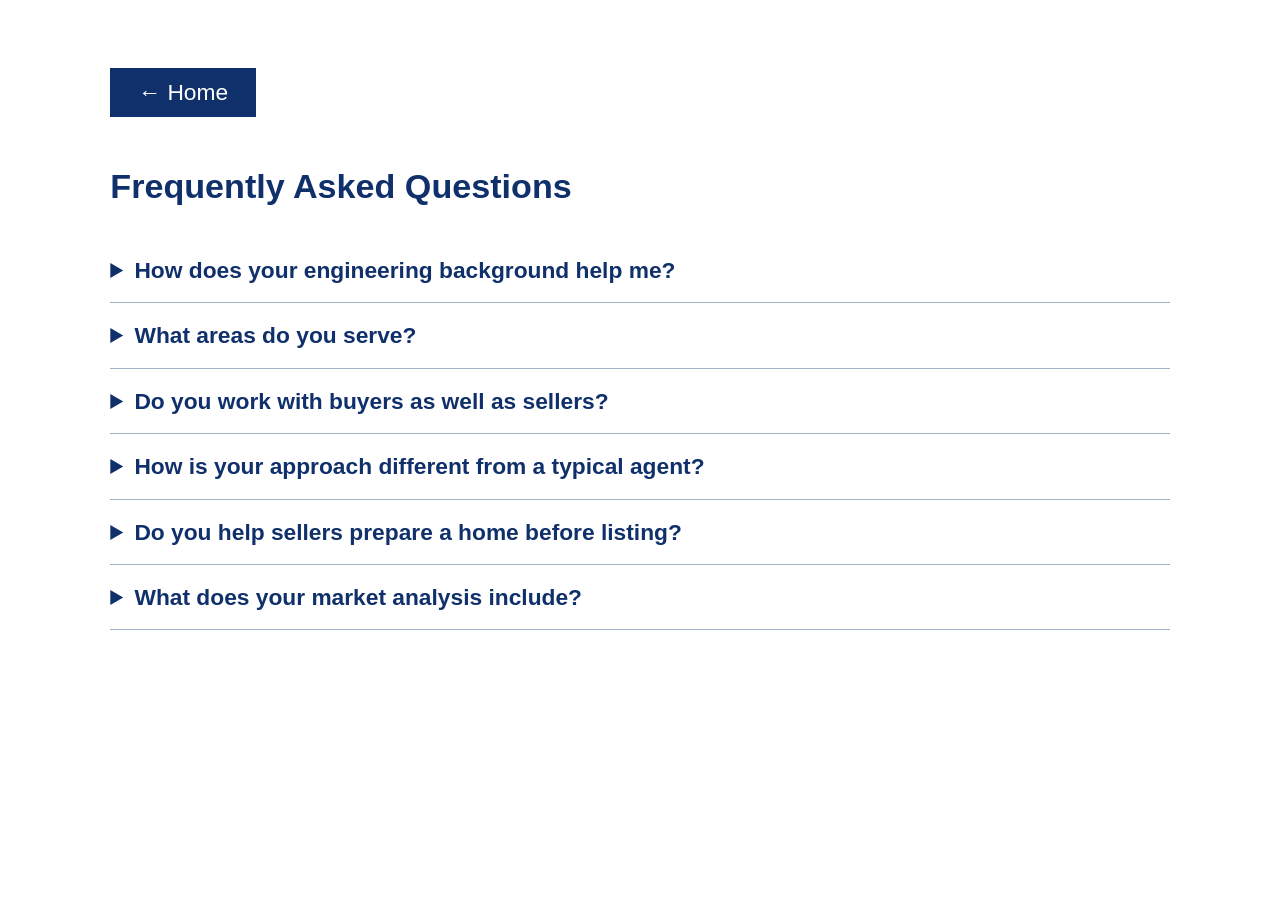
<file: faq/index.html>
<!doctype html><html lang="en"><head><meta charset="utf-8"><meta name="viewport" content="width=device-width,initial-scale=1"><title>Frequently Asked Questions | DVW Homes</title><link rel="stylesheet" href="../style.css"></head><body><main class="wrap secondary"><a class="button" href="../">← Home</a><section class="panel" id="faq" aria-labelledby="faq-h">
    <div class="panel-header">
      <div class="wrap panel-header-inner">
        <h1 id="faq-h">Frequently Asked Questions</h1>
        
      </div>
    </div>
    <div class="panel-body">
      <div class="wrap">
        <div class="faq-list">
          <details class="faq-item">
            <summary>How does your engineering background help me?</summary>
            <p>I hold a B.S. in Engineering and spent 22 years in construction management, including 16 years at Prairie Meadows in project and facilities leadership roles. That background shapes how I evaluate properties, assess condition, and price listings &mdash; with the same discipline used on commercial construction projects, applied to residential real estate.</p>
          </details>
          <details class="faq-item">
            <summary>What areas do you serve?</summary>
            <p>I work with buyers and sellers throughout the Des Moines metro.</p>
          </details>
          <details class="faq-item">
            <summary>Do you work with buyers as well as sellers?</summary>
            <p>Yes. The same data-driven pricing and property assessment process applies whether you're buying your first home or selling one you've lived in for years.</p>
          </details>
          <details class="faq-item">
            <summary>How is your approach different from a typical agent?</summary>
            <p>My process follows the same structure I used managing construction projects: market analysis, property assessment, pricing strategy, marketing, inspection review, and transaction management &mdash; each step grounded in data rather than guesswork.</p>
          </details>
          <details class="faq-item">
            <summary>Do you help sellers prepare a home before listing?</summary>
            <p>Yes. Before a home goes on the market, I walk it with a construction-management eye &mdash; flagging issues that need attention and separating those from items that aren't worth the money, using the same assessment process described in my approach above.</p>
          </details>
          <details class="faq-item">
            <summary>What does your market analysis include?</summary>
            <p>Hyperlocal data specific to your property and neighborhood, used to build a pricing strategy based on market data rather than gut feelings &mdash; the same analytical approach used in commercial project budgeting.</p>
          </details>
        </div>
      </div>
    </div>
  </section></main></body></html>
</file>
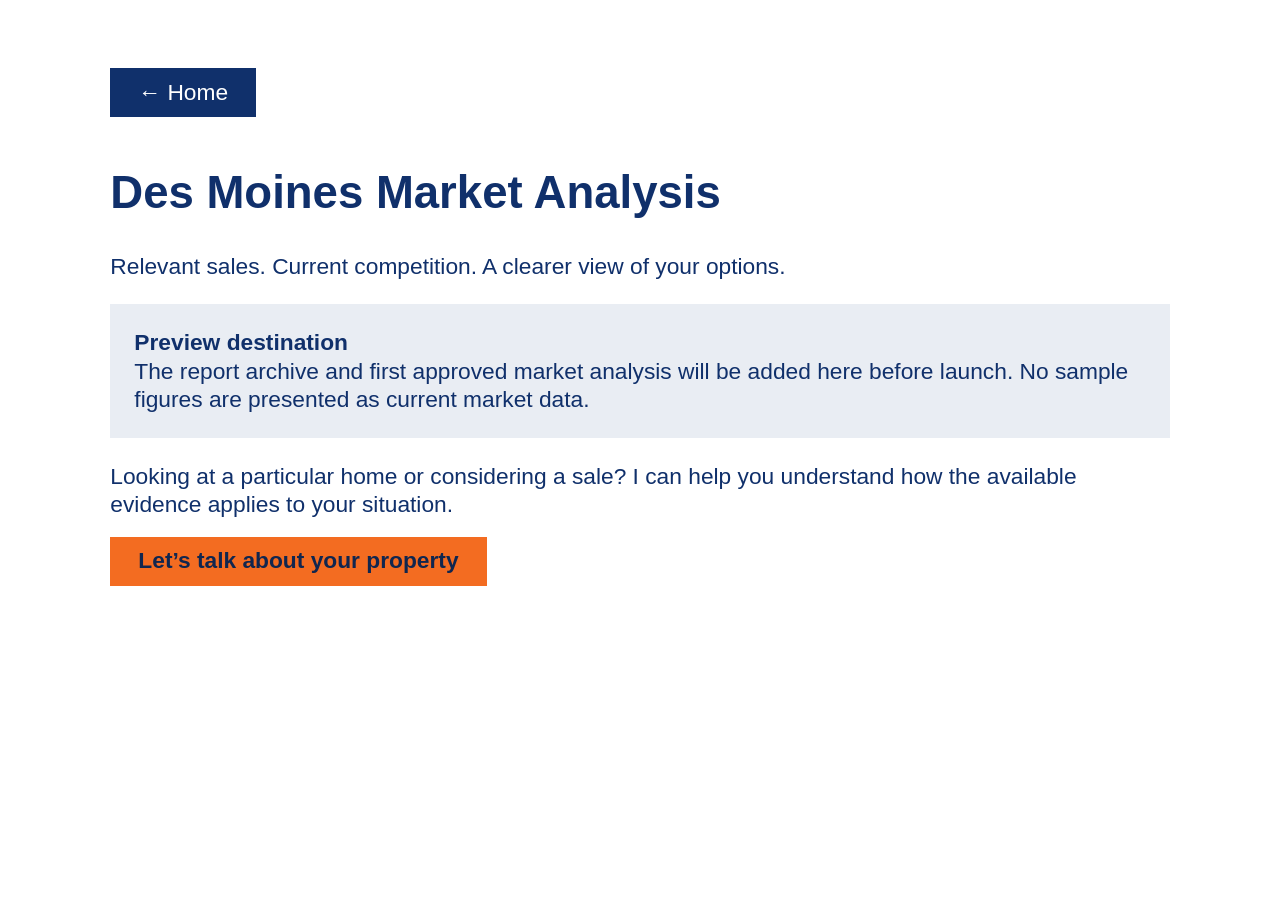
<file: market-analysis/index.html>
<!doctype html><html lang="en"><head><meta charset="utf-8"><meta name="viewport" content="width=device-width, initial-scale=1"><meta name="robots" content="noindex"><title>Market Analysis Preview | DVW Homes</title><link rel="stylesheet" href="../style.css"></head><body><main class="wrap secondary"><a class="button" href="../">← Home</a><h1>Des Moines Market Analysis</h1><p>Relevant sales. Current competition. A clearer view of your options.</p><div class="notice"><strong>Preview destination</strong><p>The report archive and first approved market analysis will be added here before launch. No sample figures are presented as current market data.</p></div><p>Looking at a particular home or considering a sale? I can help you understand how the available evidence applies to your situation.</p><a class="button contact-button" href="../#contact">Let’s talk about your property</a></main></body></html>
</file>
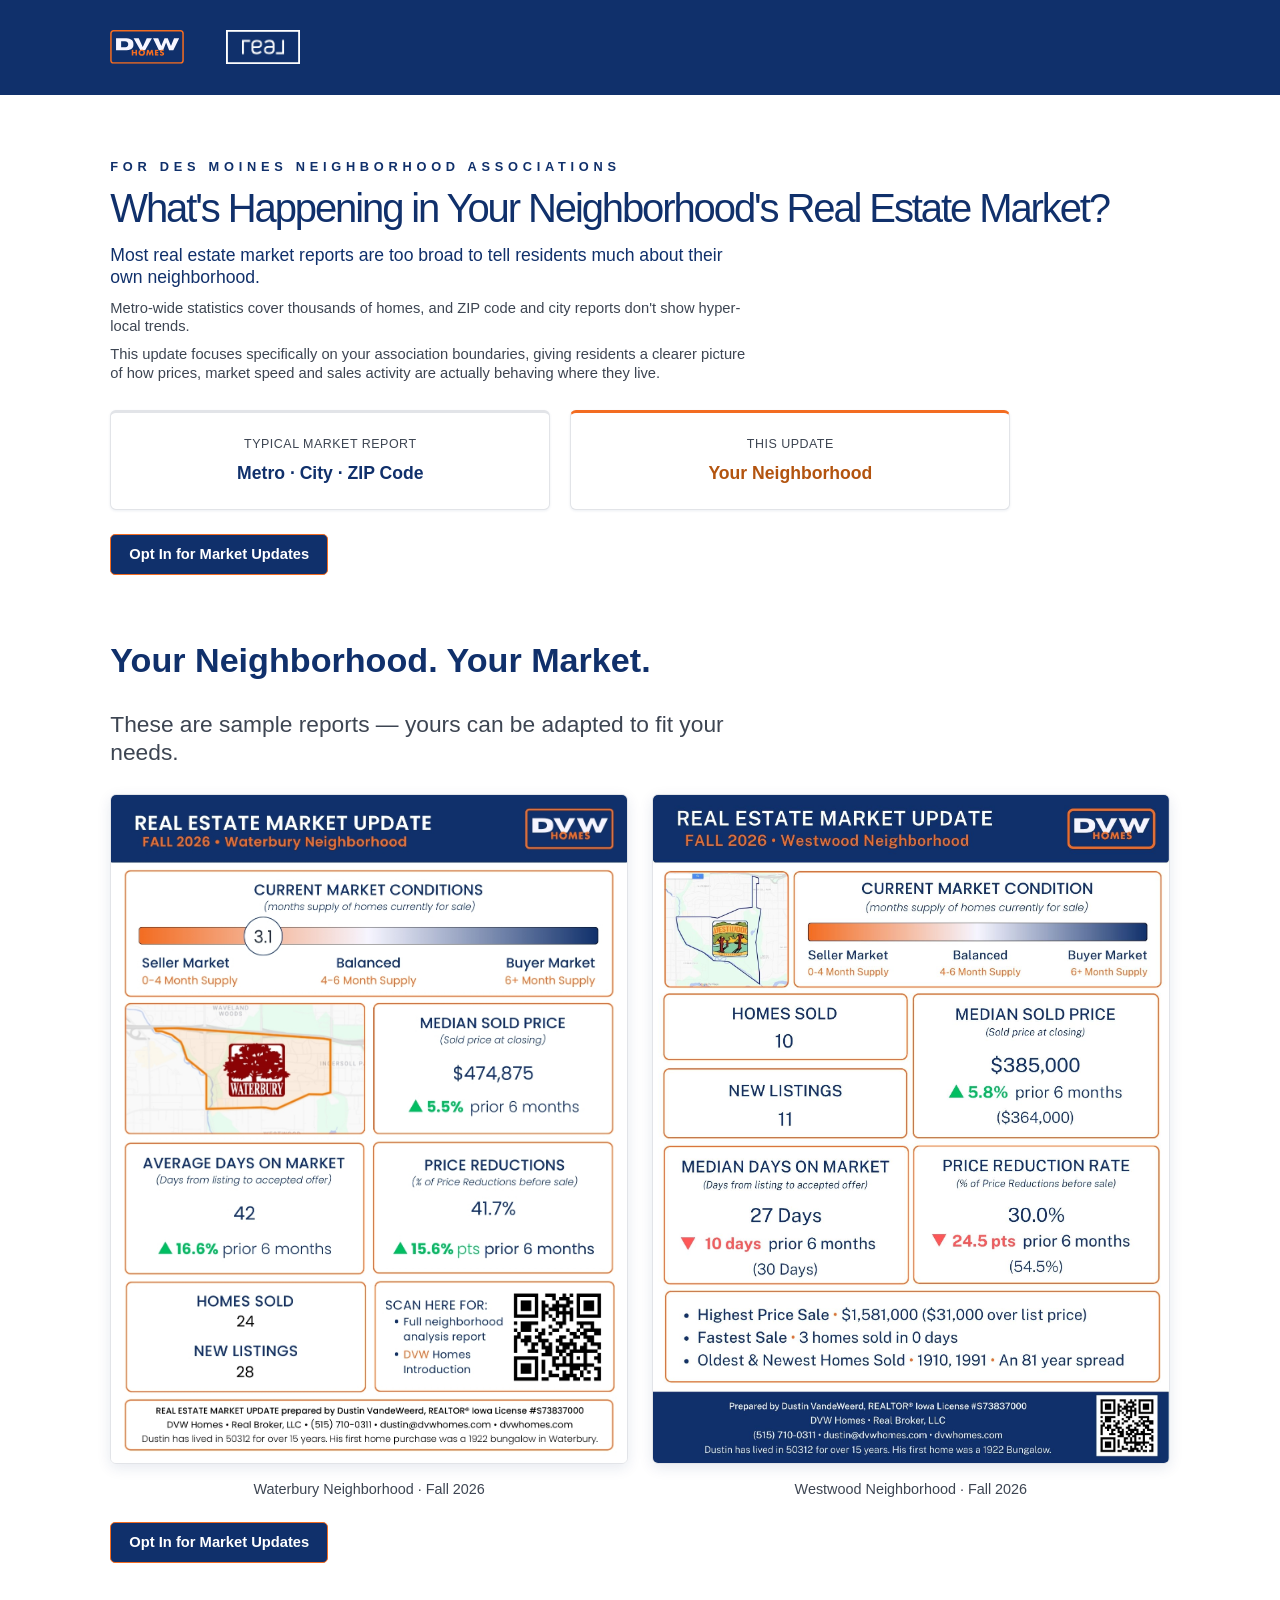
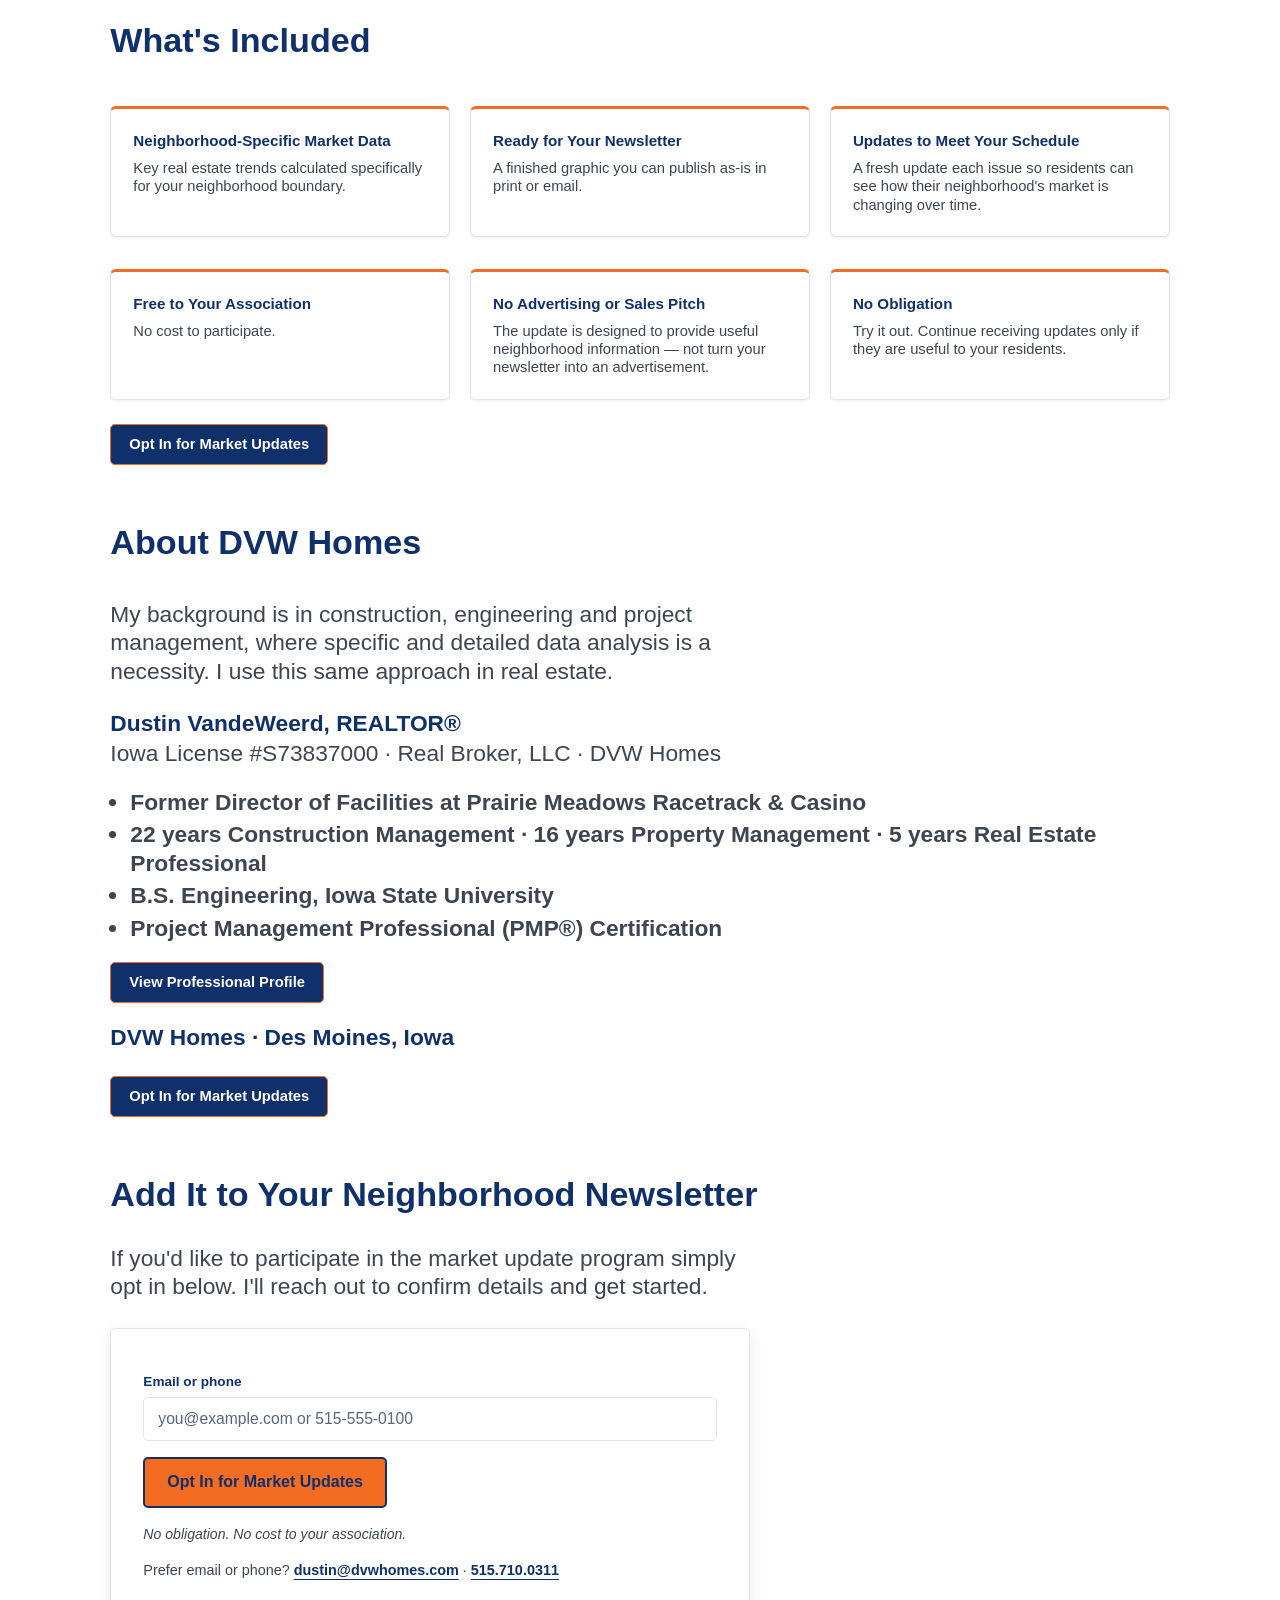
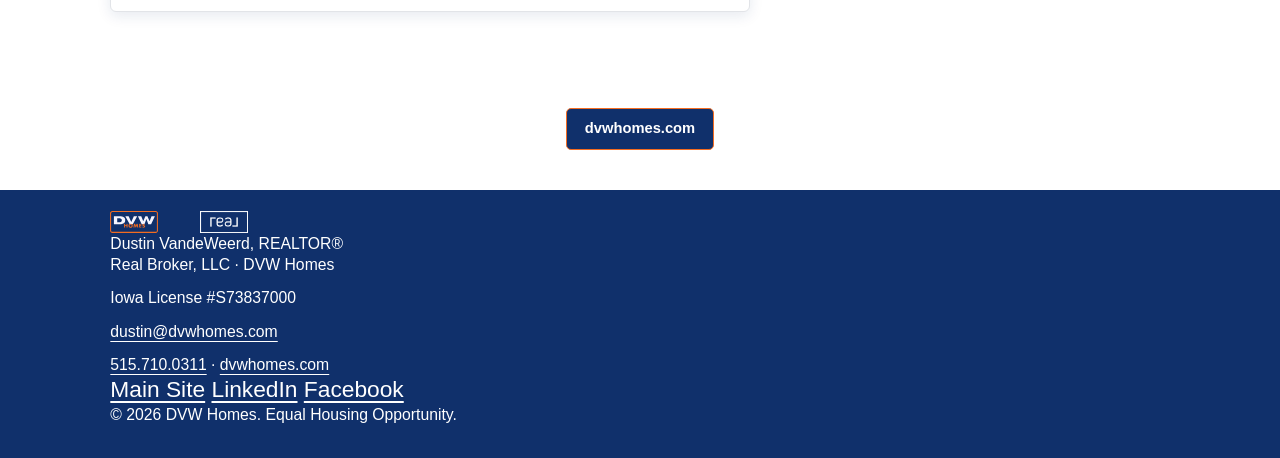
<file: neighborhood-newsletter/index.html>
<!DOCTYPE html>
<html lang="en">
<head>
<meta charset="UTF-8">
<meta name="viewport" content="width=device-width, initial-scale=1.0">
<title>Neighborhood Market Update for Des Moines Neighborhood Associations | DVW Homes</title>
<meta name="description" content="A free quarterly real estate market update built specifically for your neighborhood — not your ZIP code, city, or the metro. Ready to drop into your newsletter.">
<meta name="robots" content="index, follow">
<meta name="theme-color" content="#1e3a5f">
<link rel="canonical" href="https://dvwhomes.com/neighborhood-newsletter/">

<!-- Open Graph -->
<meta property="og:type" content="website">
<meta property="og:site_name" content="DVW Homes">
<meta property="og:title" content="Neighborhood Market Update for Des Moines Neighborhood Associations | DVW Homes">
<meta property="og:description" content="A free quarterly real estate market update built specifically for your neighborhood — not your ZIP code, city, or the metro. Ready to drop into your newsletter.">
<meta property="og:url" content="https://dvwhomes.com/neighborhood-newsletter/">
<meta property="og:image" content="https://dvwhomes.com/assets/dvw-homes-og.jpg">
<meta property="og:image:width" content="1200">
<meta property="og:image:height" content="630">
<meta property="og:locale" content="en_US">

<link rel="icon" type="image/png" sizes="32x32" href="../assets/favicon-32.png">
<link rel="icon" type="image/png" sizes="256x256" href="../assets/favicon.png">
<link rel="apple-touch-icon" href="../assets/apple-touch-icon.png">

<link rel="preload" href="../assets/fonts/public-sans-400.woff2" as="font" type="font/woff2" crossorigin>
<link rel="preload" href="../assets/fonts/public-sans-600.woff2" as="font" type="font/woff2" crossorigin>

<link rel="stylesheet" href="../style.css">

<style>
  /* ============================================================
     QUICK-TWEAK CONTROLS — change a value here and it updates
     everywhere it's used on the page.

     Brand colors below are overridden here (scoped to this page
     only, via a second :root block loaded after style.css) rather
     than edited in the shared stylesheet — that keeps this page's
     brighter, brand-true palette from bleeding into the main site,
     which currently uses a softer, muted redesign palette.
     ============================================================ */
  :root {
    /* Brand palette — DVW Homes logo colors, used consistently
       across every section on this page. */
    --navy: #10306b;
    --navy-deep: #0b2350;
    --orange: #f36c21;
    --orange-deep: #d1571a;
    --orange-text: #b3540f;
    --white: #ffffff;
    --bg: #ffffff;       /* page background — no alternating tint */
    --bg-alt: #ffffff;   /* was a light blue-gray; now matches --bg */
    --body-text: #3d4552;
    --line: #e2e4e8;
    --radius-sm: 5px;
    --radius-md: 6px;
    --shadow-sm: 0 1px 3px rgba(16, 48, 107, 0.08);
    --shadow-md: 0 4px 14px rgba(16, 48, 107, 0.10);

    --page-bg: var(--white);
    --content-width: 640px;

    /* Standard recurring CTA ("Add it to Your Newsletter" reminders) */
    --cta-bg: var(--navy);
    --cta-bg-hover: var(--navy-deep);
    --cta-border: var(--orange);
    --cta-border-hover: var(--orange);
    --cta-border-width: 1px;
    --cta-radius: 5px;
    --cta-text-color: var(--white);
    --cta-font-size: 0.92rem;
    --cta-font-weight: 600;
    --cta-padding: 10px 18px;
    --cta-text-align: left;
    --cta-gap-above: 24px;
  }

  /* Page-specific additions, layered on top of the shared design tokens.
     Nothing here overrides brand colors/fonts — it only adds patterns
     this page needs that the one-pager doesn't (sample frame, form). */
  .sample-grid {
    display: grid;
    grid-template-columns: 1fr 1fr;
    gap: 24px;
  }
  .sample-grid img {
    width: 100%;
    height: auto;
    border-radius: var(--radius-md);
    box-shadow: var(--shadow-md);
    border: 1px solid var(--line);
  }
  .sample-caption {
    text-align: center;
    margin-top: 10px;
    font-size: 0.9rem;
    color: var(--body-text);
  }
  @media (max-width: 720px) {
    .sample-grid { grid-template-columns: 1fr; }
  }

  .text-col { max-width: var(--content-width); }

  /* One consistent white background across every section on this page. */
  body { background: var(--page-bg); }
  .hero, .panel-body, .panel-alt .panel-body { background: var(--page-bg); }

  /* Reduced, consistent top spacing for every section after the hero
     (hero keeps its own original spacing). Shared style.css defaults
     each .panel-body to 56px top/bottom; that's more than this page
     needs and reads as inconsistent gaps between sections. */
  .panel-body { padding: 36px 0 56px; }

  /* What's Included and Reassurance are one continuous visual block
     (Reassurance has no navy header band), so the default top/bottom
     padding on each stacked on top of the other and left an oversized
     gap where the middle button used to be. Tighten just that seam. */
  #included .panel-body { padding-bottom: 12px; }
  #reassurance .panel-body { padding-top: 12px; }

  /* Restrained hero typography hierarchy — eyebrow small, headline the
     clear focal point but not oversized, lead paragraph subordinate,
     supporting line smaller still. */
  .hero { padding: 56px 0 64px; }
  .hero .eyebrow { font-size: 0.8rem; }
  .hero h1 { line-height: 1.15; margin-top: 10px; }
  .hero .hero-lede { font-size: 1.1rem; margin-top: 14px; }
  .hero .supporting-line { font-size: 0.92rem; color: var(--body-text); margin-top: 10px; }

  /* Standard recurring CTA — restrained, professional, not a pill. */
  .btn-cta {
    display: inline-block;
    text-align: var(--cta-text-align);
    line-height: 1.3;
    font-size: var(--cta-font-size);
    font-weight: var(--cta-font-weight);
    padding: var(--cta-padding);
    border-radius: var(--cta-radius);
    border: var(--cta-border-width) solid var(--cta-border);
    background: var(--cta-bg);
    color: var(--cta-text-color);
    text-decoration: none;
    cursor: pointer;
  }
  .btn-cta:hover {
    background: var(--cta-bg-hover);
    border-color: var(--cta-border-hover);
    color: var(--cta-text-color);
  }
  .cta-row-left {
    display: flex;
    justify-content: flex-start;
  }

  /* Final CTA — the one real conversion action, deliberately distinct:
     orange fill, navy text, navy border, slightly larger than the
     standard CTA, same corner radius as the rest of the system. */
  .btn-final {
    display: inline-block;
    text-align: center;
    line-height: 1.3;
    font-size: 1rem;
    font-weight: 700;
    padding: 13px 22px;
    border-radius: var(--cta-radius);
    border: 2px solid var(--navy);
    background: var(--orange);
    color: var(--navy);
    text-decoration: none;
    cursor: pointer;
  }
  .btn-final:hover {
    background: var(--orange-deep);
    border-color: var(--navy-deep);
    color: var(--navy);
  }

  /* Unified card system — comparison cards and info cards share the
     same corner radius, border, shadow, and padding logic. */
  .compare-grid {
    display: grid;
    grid-template-columns: 1fr 1fr;
    gap: 20px;
    margin-top: 28px;
    max-width: 900px;
  }
  .compare-card {
    background: var(--white);
    border: 1px solid var(--line);
    border-radius: var(--radius-md);
    padding: 24px 22px;
    text-align: center;
    box-shadow: var(--shadow-sm);
    border-top: 3px solid var(--line);
  }
  .compare-card--highlight {
    border-top-color: var(--orange);
  }
  .compare-label {
    font-size: 0.78rem;
    text-transform: uppercase;
    letter-spacing: 0.04em;
    color: var(--body-text);
    margin: 0 0 10px;
  }
  .compare-value {
    font-size: 1.1rem;
    font-weight: 700;
    color: var(--navy);
    margin: 0;
  }
  .compare-card--highlight .compare-value { color: var(--orange-text); }
  @media (max-width: 560px) {
    .compare-grid { grid-template-columns: 1fr; }
  }

  .includes-grid {
    display: grid;
    grid-template-columns: repeat(3, 1fr);
    gap: 20px;
    margin-top: 8px;
  }
  .includes-card {
    background: var(--white);
    border: 1px solid var(--line);
    border-radius: var(--radius-md);
    padding: 22px 22px;
    box-shadow: var(--shadow-sm);
    border-top: 3px solid var(--orange);
  }
  .includes-card h3 {
    font-size: 0.95rem;
    margin-bottom: 8px;
  }
  .includes-card p { margin: 0; font-size: 0.92rem; color: var(--body-text); }

  .claim-form {
    background: var(--white);
    border: 1px solid var(--line);
    border-radius: var(--radius-md);
    padding: 32px;
    box-shadow: var(--shadow-md);
    max-width: var(--content-width);
  }
  .claim-form p.form-lede { margin: 0 0 22px; color: var(--body-text); }
  .form-field { margin-bottom: 16px; }
  .form-field label {
    display: block;
    font-size: 0.85rem;
    font-weight: 600;
    color: var(--navy);
    margin-bottom: 6px;
  }
  .form-field input,
  .form-field textarea {
    width: 100%;
    font-family: var(--font);
    font-size: 0.98rem;
    padding: 11px 14px;
    border: 1px solid var(--line);
    border-radius: var(--radius-sm);
    color: var(--ink);
  }
  .form-field textarea { resize: vertical; min-height: 90px; }

  @media (max-width: 720px) {
    .includes-grid { grid-template-columns: 1fr; }
  }
</style>
</head>
<body>
<a href="#main" class="skip-link">Skip to content</a>

<header class="site-header">
  <div class="wrap header-inner">
    <a href="https://dvwhomes.com" class="brand" aria-label="DVW Homes home">
      <span class="logo-lockup">
        <img src="../assets/dvw-only-logo.svg" alt="DVW Homes" width="74" height="34" class="lockup-dvw">
        <span class="lockup-divider" aria-hidden="true"></span>
        <img src="../assets/real-broker-logo-white.png" alt="Real Broker, LLC" width="74" height="34" class="lockup-real">
      </span>
    </a>
  </div>
</header>

<main id="main">

  <!-- HERO -->
  <section class="hero" id="top">
    <div class="wrap">
      <p class="eyebrow">For Des Moines Neighborhood Associations</p>
      <h1 class="text-col" style="font-size: clamp(1.9rem, 3.6vw, 2.5rem);">What's Happening in Your Neighborhood's Real Estate Market?</h1>
      <p class="hero-lede text-col">Most real estate market reports are too broad to tell residents much about their own neighborhood.</p>
      <p class="text-col supporting-line">Metro-wide statistics cover thousands of homes, and ZIP code and city reports don't show hyper-local trends.</p>
      <p class="text-col supporting-line">This update focuses specifically on your association boundaries, giving residents a clearer picture of how prices, market speed and sales activity are actually behaving where they live.</p>

      <div class="compare-grid">
        <div class="compare-card">
          <p class="compare-label">Typical Market Report</p>
          <p class="compare-value">Metro &middot; City &middot; ZIP Code</p>
        </div>
        <div class="compare-card compare-card--highlight">
          <p class="compare-label">This Update</p>
          <p class="compare-value">Your Neighborhood</p>
        </div>
      </div>

      <div class="cta-row-left" style="margin-top: var(--cta-gap-above);">
        <a href="#claim" class="btn-cta">Opt In for Market Updates</a>
      </div>
    </div>
  </section>

  <!-- SAMPLE -->
  <section class="panel panel-alt" id="sample" aria-labelledby="sample-h">
    <div class="panel-header">
      <div class="wrap panel-header-inner">
        <h2 id="sample-h">Your Neighborhood. Your Market.</h2>
      </div>
    </div>
    <div class="panel-body">
      <div class="wrap">
        <p class="text-col" style="color: var(--body-text); margin-top: -8px; margin-bottom: 28px;">These are sample reports &mdash; yours can be adapted to fit your needs.</p>
        <div class="sample-grid">
          <div>
            <img src="assets/sample-waterbury.jpg" alt="Sample Fall 2026 real estate market update graphic for the Waterbury neighborhood">
            <p class="sample-caption">Waterbury Neighborhood &middot; Fall 2026</p>
          </div>
          <div>
            <img src="assets/sample-westwood.jpg" alt="Sample Fall 2026 real estate market update graphic for the Westwood neighborhood">
            <p class="sample-caption">Westwood Neighborhood &middot; Fall 2026</p>
          </div>
        </div>
        <div class="cta-row-left" style="margin-top: var(--cta-gap-above);">
          <a href="#claim" class="btn-cta">Opt In for Market Updates</a>
        </div>
      </div>
    </div>
  </section>

  <!-- WHAT'S INCLUDED -->
  <section class="panel" id="included" aria-labelledby="included-h">
    <div class="panel-header">
      <div class="wrap panel-header-inner">
        <h2 id="included-h">What's Included</h2>
      </div>
    </div>
    <div class="panel-body">
      <div class="wrap">
        <div class="includes-grid">
          <div class="includes-card">
            <h3>Neighborhood-Specific Market Data</h3>
            <p>Key real estate trends calculated specifically for your neighborhood boundary.</p>
          </div>
          <div class="includes-card">
            <h3>Ready for Your Newsletter</h3>
            <p>A finished graphic you can publish as-is in print or email.</p>
          </div>
          <div class="includes-card">
            <h3>Updates to Meet Your Schedule</h3>
            <p>A fresh update each issue so residents can see how their neighborhood's market is changing over time.</p>
          </div>
        </div>
      </div>
    </div>
  </section>

  <!-- REASSURANCE -->
  <section class="panel panel-alt" id="reassurance" aria-labelledby="reassurance-h">
    <div class="panel-body">
      <div class="wrap">
        <div class="includes-grid">
          <div class="includes-card">
            <h3>Free to Your Association</h3>
            <p>No cost to participate.</p>
          </div>
          <div class="includes-card">
            <h3>No Advertising or Sales Pitch</h3>
            <p>The update is designed to provide useful neighborhood information &mdash; not turn your newsletter into an advertisement.</p>
          </div>
          <div class="includes-card">
            <h3>No Obligation</h3>
            <p>Try it out. Continue receiving updates only if they are useful to your residents.</p>
          </div>
        </div>

        <div class="cta-row-left" style="margin-top: var(--cta-gap-above);">
          <a href="#claim" class="btn-cta">Opt In for Market Updates</a>
        </div>
      </div>
    </div>
  </section>

  <!-- ABOUT -->
  <section class="panel" id="about" aria-labelledby="about-h">
    <div class="panel-header">
      <div class="wrap panel-header-inner">
        <h2 id="about-h">About DVW Homes</h2>
      </div>
    </div>
    <div class="panel-body">
      <div class="wrap">
        <p class="text-col" style="color: var(--body-text);">My background is in construction, engineering and project management, where specific and detailed data analysis is a necessity. I use this same approach in real estate.</p>

        <p style="margin-top: 24px; margin-bottom: 2px; font-weight: 700; color: var(--navy);">Dustin VandeWeerd, REALTOR&reg;</p>
        <p style="margin: 0; color: var(--body-text);">Iowa License #S73837000 &middot; Real Broker, LLC &middot; DVW Homes</p>

        <ul style="margin: 20px 0 0; padding-left: 20px; color: var(--body-text); font-weight: 600;">
          <li style="margin-bottom: 4px;">Former Director of Facilities at Prairie Meadows Racetrack &amp; Casino</li>
          <li style="margin-bottom: 4px;">22 years Construction Management &middot; 16 years Property Management &middot; 5 years Real Estate Professional</li>
          <li style="margin-bottom: 4px;">B.S. Engineering, Iowa State University</li>
          <li>Project Management Professional (PMP&reg;) Certification</li>
        </ul>

        <div class="cta-row-left" style="margin-top: 20px;">
          <a href="https://www.linkedin.com/in/dvwhomes/" target="_blank" rel="noopener" class="btn-cta">View Professional Profile</a>
        </div>

        <p style="font-weight: 600; color: var(--navy); margin-top: 20px;">DVW Homes &middot; Des Moines, Iowa</p>

        <div class="cta-row-left" style="margin-top: var(--cta-gap-above);">
          <a href="#claim" class="btn-cta">Opt In for Market Updates</a>
        </div>
      </div>
    </div>
  </section>

  <!-- FINAL CTA -->
  <section class="panel panel-alt" id="claim" aria-labelledby="claim-h">
    <div class="panel-header">
      <div class="wrap panel-header-inner">
        <h2 id="claim-h">Add It to Your Neighborhood Newsletter</h2>
      </div>
    </div>
    <div class="panel-body">
      <div class="wrap">
        <p class="text-col" style="color: var(--body-text); margin-top: -8px; margin-bottom: 28px;">If you'd like to participate in the market update program simply opt in below. I'll reach out to confirm details and get started.</p>

        <div class="claim-form">
          <form id="optin-form">
            <!-- Honeypot: hidden from real visitors, bots tend to fill every field. -->
            <input type="text" name="botcheck" style="display:none" tabindex="-1" autocomplete="off">
            <div class="form-field">
              <label for="contact">Email or phone</label>
              <input type="text" id="contact" name="contact" placeholder="you@example.com or 515-555-0100" required>
            </div>
            <button type="submit" class="btn-final" id="optin-submit">Opt In for Market Updates</button>
          </form>
          <p id="optin-status" role="status" style="margin: 18px 0 0; font-size: 1.35rem; font-weight: 700; color: var(--navy);"></p>
          <p style="margin: 18px 0 0; font-size: 0.88rem; color: var(--body-text);"><em>No obligation. No cost to your association.</em></p>

          <p style="margin: 18px 0 0; font-size: 0.9rem; color: var(--body-text);">
            Prefer email or phone? <a href="mailto:dustin@dvwhomes.com?subject=Neighborhood%20market%20update%20request" style="color: var(--navy); font-weight: 600;">dustin@dvwhomes.com</a>
            &middot; <a href="tel:5157100311" style="color: var(--navy); font-weight: 600;">515.710.0311</a>
          </p>
        </div>

        <script>
        (function () {
          var form = document.getElementById('optin-form');
          var status = document.getElementById('optin-status');
          var submitBtn = document.getElementById('optin-submit');

          form.addEventListener('submit', function (e) {
            e.preventDefault();
            submitBtn.disabled = true;
            submitBtn.textContent = 'Sending...';

            var data = new FormData(form);
            // Replace with your real Web3Forms access key before going live.
            data.append('access_key', '28312637-c393-4433-82bf-8e21b1ac12f8');
            data.append('subject', 'Neighborhood market update request');

            fetch('https://api.web3forms.com/submit', {
              method: 'POST',
              headers: { 'Accept': 'application/json' },
              body: data
            })
            .then(function (res) { return res.json(); })
            .then(function (result) {
              if (result.success) {
                form.style.display = 'none';
                status.textContent = "You're on the list! We'll be in touch to work out the details.";
                status.style.color = 'var(--navy)';
              } else {
                throw new Error(result.message || 'Submission failed');
              }
            })
            .catch(function () {
              submitBtn.disabled = false;
              submitBtn.textContent = 'Opt In for Market Updates';
              status.textContent = 'Something went wrong — email dustin@dvwhomes.com directly instead.';
              status.style.color = 'var(--orange-text)';
            });
          });
        })();
        </script>
      </div>
    </div>
  </section>

  <div class="wrap" style="text-align: center; padding: 40px 0;">
    <a href="https://dvwhomes.com" class="btn-cta" style="text-align: center;">dvwhomes.com</a>
  </div>

</main>

<footer class="site-footer">
  <div class="wrap footer-inner">
    <div class="footer-brand">
      <span class="logo-lockup logo-lockup--sm">
        <img src="../assets/dvw-only-logo.svg" alt="DVW Homes" width="48" height="22" loading="lazy" decoding="async" class="lockup-dvw">
        <span class="lockup-divider" aria-hidden="true"></span>
        <img src="../assets/real-broker-logo-white.png" alt="Real Broker, LLC" width="48" height="22" loading="lazy" decoding="async" class="lockup-real">
      </span>
      <p>Dustin VandeWeerd, REALTOR&reg;</p>
    </div>
    <div class="footer-contact">
      <p>Real Broker, LLC &middot; DVW Homes</p>
      <p>Iowa License #S73837000</p>
      <p><a href="mailto:dustin@dvwhomes.com">dustin@dvwhomes.com</a></p>
      <p><a href="tel:5157100311">515.710.0311</a> &middot; <a href="https://dvwhomes.com">dvwhomes.com</a></p>
    </div>
    <div class="footer-links">
      <a href="https://dvwhomes.com">Main Site</a>
      <a href="https://www.linkedin.com/in/dvwhomes/" target="_blank" rel="noopener">LinkedIn</a>
      <a href="https://www.facebook.com/dvwhomes" target="_blank" rel="noopener">Facebook</a>
    </div>
  </div>
  <div class="wrap footer-bottom">
    <p>&copy; <span id="year">2026</span> DVW Homes. Equal Housing Opportunity.</p>
  </div>
</footer>

<script>document.getElementById('year').textContent = new Date().getFullYear();</script>
</body>
</html>
</file>
<file: style.css>
@font-face{font-family:Public Sans;src:url('assets/fonts/public-sans-400.woff2') format('woff2');font-weight:400;font-display:swap}@font-face{font-family:Public Sans;src:url('assets/fonts/public-sans-600.woff2') format('woff2');font-weight:600;font-display:swap}@font-face{font-family:Public Sans;src:url('assets/fonts/public-sans-700.woff2') format('woff2');font-weight:700;font-display:swap}
:root{--navy:#10306b;--orange:#f36c21;--blue-gray:#c3cbda;--pale:#e9edf3;--line:#a3b2c9;--content:1160px}*{box-sizing:border-box}html{scroll-behavior:smooth;scroll-padding-top:24px}body{margin:0;font-family:Public Sans,Arial,sans-serif;font-size:18px;line-height:1.55;color:var(--navy);background:white}a{color:inherit;text-underline-offset:4px}img{max-width:100%;height:auto}h1,h2,h3,h4,p{margin:0}h3{font-size:25px;font-weight:600;line-height:1.3}p+p{margin-top:12px}.wrap{width:min(var(--content),calc(100% - 96px));margin-inline:auto}.button{display:inline-flex;justify-content:center;align-items:center;gap:12px;min-height:46px;padding:11px 24px;background:var(--navy);color:white;border:0;border-radius:0;font:600 16px/1.35 Public Sans,Arial,sans-serif;text-decoration:none;cursor:pointer;text-align:center}.button:hover{box-shadow:inset 0 0 0 2px currentColor}.contact-button{background:var(--orange);color:#10264f;font-weight:700}.button:focus-visible,a:focus-visible,input:focus-visible,textarea:focus-visible,summary:focus-visible{outline:3px solid var(--navy);outline-offset:4px}.site-header :focus-visible,.site-footer :focus-visible{outline-color:white}.site-header{background:var(--navy);padding:34px 0}.header-inner{display:flex;align-items:center;justify-content:space-between;gap:24px}.logo-lockup{display:flex;align-items:center;gap:24px}.logo-lockup img{object-fit:contain}.dvw-logo{width:142px;filter:brightness(0) invert(1)}.real-logo{width:118px}.logo-divider{width:1px;height:52px;background:#ffffff80}.header-inner>.button{font-size:18px;padding-inline:36px}.nav-band{background:var(--blue-gray)}.nav-links{display:flex;justify-content:space-between;gap:24px;align-items:center;padding-block:18px}.nav-links a{font-weight:600;font-size:17px;text-decoration:none}.nav-links a:hover{text-decoration:underline}.menu-toggle{display:none}.hero{padding-top:64px;padding-bottom:46px}.hero-grid{display:grid;grid-template-columns:340px 1fr;gap:60px;align-items:center}.hero picture{display:block}.hero picture img{display:block;width:100%;height:410px;object-fit:cover;object-position:50% 34%}.hero h1{font-weight:400;font-size:clamp(32px,3.6vw,49px);letter-spacing:-1.5px;line-height:1.1}.eyebrow{text-transform:uppercase;font-weight:600;letter-spacing:4px;font-size:15px;margin-top:12px}.eyebrow span{margin:0 10px}blockquote{background:var(--pale);margin:28px 0 0;padding:22px 24px;font-size:23px;line-height:1.4;letter-spacing:-.4px}.accent{display:block;background:var(--orange);width:48px;height:3px;margin:20px 0}.intro{font-size:18px}.linkedin{margin-top:23px}.social-icon{font-family:Arial,sans-serif;display:inline-flex;align-items:center;justify-content:center;background:white;color:var(--navy);font-weight:700;line-height:1;font-size:23px;width:27px;height:27px}.career{text-transform:uppercase;margin-top:44px;text-align:left;line-height:1.4;letter-spacing:2.1px}.career strong{display:block;font-size:32px;font-weight:600}.career>span{display:block;font-size:30px;font-weight:400;letter-spacing:3px}.credentials{background:var(--navy);color:white;padding:48px 0}.credential-grid{display:grid;grid-template-columns:repeat(4,1fr)}.credential-grid article{text-align:center;padding:0 26px;border-right:1px solid #ffffff88}.credential-grid article:first-child{padding-left:0}.credential-grid article:last-child{border:0;padding-right:0}.credential-grid svg{width:52px;height:52px;fill:none;stroke:currentColor;stroke-width:1.5;stroke-linecap:round;stroke-linejoin:round;margin-bottom:16px}.credential-grid h3{font-size:18px;line-height:1.4;margin-bottom:16px}.credential-grid p{font-size:15px;line-height:1.65}.credential-grid hr{width:55px;border:0;border-top:1px solid white;margin:10px auto}.section-heading{text-transform:uppercase;font-size:27px;letter-spacing:2.1px;font-weight:600;line-height:1.4}.broker{padding-block:48px 52px;border-bottom:2px solid var(--line)}.broker-grid{display:grid;grid-template-columns:1fr 1fr;gap:64px;align-items:center;margin-top:30px}.broker-mark{display:flex;align-items:center;flex-direction:column;text-decoration:none;border-right:1px solid var(--line);padding:16px 48px}.broker-mark>span{font-size:15px}.broker-mark img{width:200px;margin-top:12px;filter:brightness(0) saturate(100%) invert(15%) sepia(40%) saturate(2291%) hue-rotate(195deg) brightness(95%) contrast(99%)}.broker-grid h3{font-size:24px;margin-bottom:14px}.broker-grid .button{margin-top:18px}.source-note{font-size:12px}.philosophy{padding-block:48px 58px}.principle{margin-top:36px}.principle .accent{margin-bottom:14px}.principle h3{margin-bottom:10px}.principle p{max-width:1060px}.analysis-button{margin-top:20px;text-transform:uppercase}.role-grid{display:grid;grid-template-columns:repeat(3,1fr);gap:10px;margin-top:26px}.role-grid article{background:var(--pale);padding:25px 24px 29px}.role-grid h4{font-size:18px;line-height:1.4;font-weight:600;margin-bottom:9px}.role-grid p{font-size:16px;line-height:1.5}.roles-closing{font-size:15px;margin-top:22px}.services{border-top:2px solid var(--line);padding-block:38px 44px}.service-grid{display:grid;grid-template-columns:1fr 1fr;gap:40px}.service-grid article+article{border-left:1px solid var(--line);padding-left:40px}.service-grid h3{margin-bottom:8px}.service-grid p{font-size:17px;line-height:1.6}.connect{background:var(--blue-gray);padding:52px 0}.connect-grid{display:grid;grid-template-columns:1.25fr 1fr .85fr;gap:32px}.connect-grid>form{border-left:1px solid #8498b6;padding-left:32px}.connect-grid h3{font-size:24px;margin-bottom:10px}.connect-grid p{font-size:17px}.connect-grid form p{font-size:15px}.connect-grid .newsletter-heading{font-size:18px}.connect form .button{width:100%;margin-top:10px;padding-inline:12px}.connect .small{font-size:13px;margin-top:10px}label{display:block;font-size:14px;font-weight:600;margin:16px 0 7px}input,textarea{width:100%;min-width:0;border:1px solid #8e9caf;border-radius:0;background:white;color:var(--navy);font:400 16px/1.45 Public Sans,Arial,sans-serif;padding:12px}textarea{resize:vertical}input::placeholder{color:#596579}.message-form{border-top:1px solid #8498b6;margin-top:40px;padding-top:28px}.message-form h3{font-size:20px}.message-fields{display:grid;grid-template-columns:1fr 1fr;gap:24px}.connect .message-form .button{width:auto;min-width:210px;margin-top:20px}.form-status:empty{display:none}.form-status{font-size:14px;margin-top:12px}.direct-contact{padding-block:52px 58px}.direct-contact h2{font-size:26px;font-weight:400}.direct-contact>p{font-size:17px;margin:4px 0 22px}.contact-methods{display:flex;gap:30px}.contact-methods .button{min-width:165px}.contact-detail{display:block;font-size:14px;text-align:center;margin-top:8px;text-decoration:none}.bottom-nav .nav-links{flex-wrap:wrap}.site-footer{background:var(--navy);color:white;padding:54px 0 66px;min-height:325px}.site-footer .logo-lockup{width:max-content}.site-footer .dvw-logo{width:112px}.site-footer .real-logo{width:90px}.social-links{display:flex;gap:24px;margin:26px 0}.social-links a{display:inline-flex;align-items:center;gap:10px;text-decoration:none;font-size:16px}.site-footer p,.disclaimer{font-size:13px;line-height:1.7}.disclaimer{max-width:680px;margin-top:10px}.disclaimer summary{cursor:pointer;text-decoration:underline}.disclaimer p{margin-top:12px}.preview-notice{background:#f0f3f8;padding:12px 24px;text-align:center;font-size:13px;color:#3b4961;border-top:1px solid var(--line)}.skip-link{position:absolute;top:-100px;left:20px;padding:12px;background:white;z-index:5}.skip-link:focus{top:10px}.secondary{padding-block:50px}.secondary h1,.secondary h2{margin:30px 0}.secondary details{border-bottom:1px solid var(--line);padding:18px 0}.secondary summary{font-weight:600;cursor:pointer}.secondary details p{margin-top:12px}.secondary .section-lockup{display:none}.secondary .button{margin-block:18px}.secondary .notice{padding:24px;background:var(--pale);margin-block:24px}
@media(min-width:1500px){.hero h1{font-size:51px}}
@media(max-width:1000px){.wrap{width:calc(100% - 56px)}.hero-grid{grid-template-columns:29% 1fr;gap:30px}.hero picture img{height:370px}.hero h1{font-size:37px}.eyebrow{letter-spacing:2px;font-size:13px}blockquote{font-size:20px}.career strong{font-size:27px}.career>span{font-size:25px}.section-heading{font-size:24px}.credential-grid article{padding-inline:15px}.connect-grid{gap:22px;grid-template-columns:1.1fr 1fr 1fr}.connect-grid>form{padding-left:22px}.connect-grid h3{font-size:21px}.nav-links{gap:14px}.nav-links a{font-size:15px}}
@media(max-width:700px){body{font-size:17px}.wrap{width:calc(100% - 40px)}.site-header{padding-block:23px}.logo-lockup{gap:12px}.dvw-logo{width:90px}.real-logo{width:72px}.logo-divider{height:36px}.header-inner>.button{padding:11px 18px;font-size:15px}.header-inner{gap:12px}.menu-toggle{display:flex;justify-content:space-between;width:100%;background:none;border:0;color:var(--navy);padding:14px 0;font:600 17px Public Sans,Arial,sans-serif}.nav-band .nav-links{display:none;flex-direction:column;align-items:stretch;gap:0;padding:0 0 12px}.nav-links.open{display:flex}.nav-links a{font-size:16px;padding-block:10px}.hero{padding-top:32px;padding-bottom:32px}.hero-grid{grid-template-columns:1fr;gap:28px}.hero picture{width:min(100%,340px);margin-inline:auto}.hero picture img{height:350px}.hero h1{font-size:clamp(30px,7.5vw,43px);letter-spacing:-1px}.eyebrow{font-size:12px;letter-spacing:1.6px}.eyebrow span{margin-inline:4px}blockquote{font-size:20px;padding:20px;margin-top:23px}.intro{font-size:17px}.linkedin{font-size:15px;width:100%}.career{margin-top:34px;letter-spacing:1.2px}.career strong{font-size:23px}.career>span{font-size:21px;letter-spacing:1.4px;margin-top:8px}.credentials{padding-block:34px}.credential-grid{grid-template-columns:1fr 1fr;row-gap:30px}.credential-grid article,.credential-grid article:first-child,.credential-grid article:last-child{padding-inline:12px}.credential-grid article:nth-child(2){border-right:0}.credential-grid h3{font-size:16px}.credential-grid p{font-size:13px}.section-heading{font-size:23px;letter-spacing:1.6px}.broker{padding-block:36px}.broker-grid{grid-template-columns:1fr;gap:28px}.broker-mark{border-right:0;border-bottom:1px solid var(--line);padding:0 0 26px}.broker-grid h3{font-size:22px}.philosophy{padding-block:36px}.principle{margin-top:30px}.principle h3{font-size:23px}.role-grid{grid-template-columns:1fr}.role-grid article{padding:23px}.services{padding-block:32px}.service-grid{grid-template-columns:1fr;gap:24px}.service-grid article+article{border-left:0;border-top:1px solid var(--line);padding:22px 0 0}.connect{padding-block:38px}.connect-grid{grid-template-columns:1fr;gap:28px}.connect-grid>form{border-left:0;border-top:1px solid #8498b6;padding:24px 0 0}.connect-grid form p{font-size:17px}.message-fields{grid-template-columns:1fr;gap:0}.connect .message-form .button{width:100%}.direct-contact{padding-block:38px}.direct-contact h2{font-size:23px}.contact-methods{gap:18px;flex-wrap:wrap}.contact-methods>div{flex:1 1 130px}.contact-methods>div:last-child{flex-basis:100%}.contact-methods .button{width:100%;min-width:0}.bottom-nav .nav-links{display:grid;grid-template-columns:1fr 1fr;padding-block:14px;gap:0 18px}.site-footer{padding-block:40px}.social-links{flex-wrap:wrap;gap:16px}.social-links a{font-size:14px}.social-icon{width:24px;height:24px;font-size:21px}}
@media(prefers-reduced-motion:reduce){html{scroll-behavior:auto}}

.broker-logo-shape{display:block;width:200px;height:110px;margin-top:12px;background:var(--navy);mask:url("assets/real-broker-logo-white.png") center/contain no-repeat;-webkit-mask:url("assets/real-broker-logo-white.png") center/contain no-repeat}
.secondary .panel-header .wrap,.secondary .panel-body .wrap{width:100%}

/* APPROVED IMAGE PROPORTIONS
   Measurements use the approved 749 x 2098 image normalized to 731 px wide.
   One unit grows proportionally with desktop width, capped at 1440 px.
   Content remains in normal flow so text enlargement cannot clip it. */
:root { --u: min(.136798906vw, 1.96990424px); }
body, .button, input, textarea, .menu-toggle { font-family: Arial, Helvetica, sans-serif; }
body { font-weight: 400; }
@media (min-width: 701px) {
  body { font-size: calc(13 * var(--u)); line-height: 1.25; }
  .wrap { width: calc(605 * var(--u)); max-width: none; }
  .button { min-height: calc(28 * var(--u)); padding: calc(6 * var(--u)) calc(16 * var(--u)); gap: calc(12 * var(--u)); font-size: calc(13 * var(--u)); line-height: 1.2; font-weight: 400; }
  .contact-button { font-weight: 700; }
  .site-header { padding: 0; }
  .header-inner { min-height: calc(54 * var(--u)); gap: calc(24 * var(--u)); }
  .logo-lockup { gap: calc(12 * var(--u)); }
  .dvw-logo { width: calc(73 * var(--u)); max-height: calc(35 * var(--u)); }
  .real-logo { width: calc(60 * var(--u)); max-height: calc(32 * var(--u)); }
  .logo-divider { height: calc(30 * var(--u)); }
  .header-inner > .button { font-size: calc(13 * var(--u)); padding: calc(9 * var(--u)) calc(23 * var(--u)); min-height: calc(32 * var(--u)); }
  .nav-links { min-height: calc(37 * var(--u)); padding: calc(8 * var(--u)) calc(36 * var(--u)); gap: calc(25 * var(--u)); }
  .nav-links a { font-size: calc(13 * var(--u)); font-weight: 400; white-space: nowrap; }
  .hero { padding-top: calc(16 * var(--u)); padding-bottom: calc(11 * var(--u)); }
  .hero-grid { grid-template-columns: calc(204 * var(--u)) minmax(0, 1fr); gap: calc(38 * var(--u)); align-items: start; }
  .hero picture img { height: calc(222 * var(--u)); object-fit: cover; object-position: 50% 30%; }
  .hero h1 { font-size: calc(36 * var(--u)); line-height: 1.04; letter-spacing: calc(-1.2 * var(--u)); font-weight: 400; white-space: nowrap; }
  .eyebrow { font-size: calc(13 * var(--u)); letter-spacing: calc(2.7 * var(--u)); line-height: 1.2; margin-top: calc(5 * var(--u)); font-weight: 600; }
  .eyebrow span { margin-inline: calc(6 * var(--u)); }
  blockquote { margin: calc(12 * var(--u)) 0 0; padding: calc(6 * var(--u)); font-size: calc(16 * var(--u)); line-height: 1.23; letter-spacing: calc(-.35 * var(--u)); }
  .accent { width: calc(29 * var(--u)); height: calc(2.5 * var(--u)); margin: calc(8 * var(--u)) 0; }
  .hero-copy > .accent { margin: calc(5 * var(--u)) 0; }
  .intro { font-size: calc(13 * var(--u)); line-height: 1.27; }
  .linkedin { margin-top: calc(7 * var(--u)); }
  .social-icon { width: calc(18 * var(--u)); height: calc(18 * var(--u)); font-size: calc(17 * var(--u)); }
  .career { margin-top: calc(11 * var(--u)); text-align: center; line-height: 1.19; letter-spacing: calc(1.2 * var(--u)); }
  .career strong { font-size: calc(24 * var(--u)); font-weight: 600; }
  .career > span { font-size: calc(24 * var(--u)); letter-spacing: calc(1.4 * var(--u)); font-weight: 400; }
  .credentials { padding: calc(18 * var(--u)) 0 calc(13 * var(--u)); }
  .credential-grid { width: calc(677 * var(--u)); }
  .credential-grid article, .credential-grid article:first-child, .credential-grid article:last-child { padding-inline: calc(14 * var(--u)); }
  .credential-grid svg { display: block; width: calc(36 * var(--u)); height: calc(36 * var(--u)); margin: 0 auto calc(6 * var(--u)); }
  .credential-grid h3 { font-size: calc(12 * var(--u)); line-height: 1.25; font-weight: 400; margin-bottom: calc(9 * var(--u)); }
  .credential-grid p { font-size: calc(10.5 * var(--u)); line-height: 1.6; }
  .credential-grid hr { width: calc(35 * var(--u)); margin: calc(4 * var(--u)) auto; }
  .section-heading { font-size: calc(20 * var(--u)); line-height: 1.25; font-weight: 600; letter-spacing: calc(1.35 * var(--u)); }
  .broker { padding-top: calc(11 * var(--u)); padding-bottom: calc(16 * var(--u)); border-bottom-width: calc(1 * var(--u)); }
  .broker > .accent { margin: calc(7 * var(--u)) 0 calc(4 * var(--u)); }
  .broker-grid { grid-template-columns: 1fr 1fr; gap: calc(40 * var(--u)); align-items: start; margin-top: 0; }
  .broker-mark { padding: 0 calc(20 * var(--u)); min-height: calc(88 * var(--u)); }
  .broker-mark > span { font-size: calc(11 * var(--u)); }
  .broker-logo-shape { width: calc(146 * var(--u)); height: calc(67 * var(--u)); margin-top: calc(2 * var(--u)); }
  .broker-grid h3 { font-size: calc(16 * var(--u)); font-weight: 400; margin-bottom: calc(6 * var(--u)); }
  .broker-grid p { font-size: calc(13 * var(--u)); line-height: 1.25; }
  .broker-grid .source-note { font-size: calc(8 * var(--u)); line-height: 1.2; margin-top: calc(3 * var(--u)); }
  .broker-grid .button { margin-top: calc(5 * var(--u)); }
  .philosophy { padding-top: calc(10 * var(--u)); padding-bottom: calc(12 * var(--u)); }
  .principle { margin-top: calc(9 * var(--u)); }
  .principle .accent { margin: 0 0 calc(7 * var(--u)); }
  .principle h3 { font-size: calc(18 * var(--u)); line-height: 1.2; font-weight: 400; letter-spacing: calc(-.5 * var(--u)); margin-bottom: calc(3 * var(--u)); }
  .principle p { max-width: none; font-size: calc(13 * var(--u)); line-height: 1.3; }
  .analysis-button { margin-top: calc(8 * var(--u)); }
  .role-grid { gap: calc(5 * var(--u)); margin-top: calc(14 * var(--u)); }
  .role-grid article { padding: calc(13 * var(--u)) calc(16 * var(--u)); min-height: calc(102 * var(--u)); }
  .role-grid h4 { font-size: calc(14 * var(--u)); line-height: 1.16; font-weight: 400; margin-bottom: calc(5 * var(--u)); }
  .role-grid p { font-size: calc(12 * var(--u)); line-height: 1.25; }
  .principle .roles-closing { font-size: calc(11.5 * var(--u)); line-height: 1.25; margin-top: calc(6 * var(--u)); }
  .services { padding-block: calc(11 * var(--u)) calc(16 * var(--u)); border-top-width: calc(1 * var(--u)); }
  .services .accent { margin: calc(6 * var(--u)) 0; }
  .service-grid { gap: calc(23 * var(--u)); }
  .service-grid article + article { padding-left: calc(23 * var(--u)); }
  .service-grid h3 { font-size: calc(18 * var(--u)); font-weight: 400; margin-bottom: calc(2 * var(--u)); }
  .service-grid p { font-size: calc(11.5 * var(--u)); line-height: 1.25; }
  .connect { padding-block: calc(14 * var(--u)); }
  .connect-grid { grid-template-columns: calc(232 * var(--u)) calc(189 * var(--u)) minmax(0,1fr); gap: calc(18 * var(--u)); }
  .connect-grid > form { padding-left: calc(19 * var(--u)); }
  .connect-grid .accent { margin: calc(11 * var(--u)) 0; }
  .connect-grid h3 { font-size: calc(19 * var(--u)); line-height: 1.2; margin-bottom: calc(5 * var(--u)); font-weight: 400; }
  .connect-grid p { font-size: calc(13 * var(--u)); line-height: 1.35; }
  .connect-grid form p { font-size: calc(10.5 * var(--u)); line-height: 1.3; }
  .connect-grid .newsletter-heading { font-size: calc(11 * var(--u)); line-height: 1.2; margin-bottom: 0; }
  .connect-grid .newsletter-heading + p { margin-top: 0; }
  label { font-size: calc(10 * var(--u)); font-weight: 400; margin: calc(7 * var(--u)) 0 calc(3 * var(--u)); }
  input, textarea { font-size: calc(11 * var(--u)); line-height: 1.3; padding: calc(5 * var(--u)) calc(9 * var(--u)); border: 0; }
  .connect form .button { margin-top: calc(4 * var(--u)); padding: calc(4 * var(--u)); min-height: calc(25 * var(--u)); font-size: calc(12 * var(--u)); }
  .connect .small { font-size: calc(9.5 * var(--u)); margin-top: calc(5 * var(--u)); }
  .message-form { margin-top: calc(21 * var(--u)); padding-top: calc(11 * var(--u)); }
  .message-form h3 { font-size: calc(12 * var(--u)); font-weight: 400; margin-bottom: calc(5 * var(--u)); }
  .message-fields { gap: calc(10 * var(--u)); }
  .message-form textarea { display: block; margin-top: calc(7 * var(--u)); height: calc(51 * var(--u)); min-height: calc(51 * var(--u)); }
  .connect .message-form .button { min-width: calc(156 * var(--u)); margin-top: calc(8 * var(--u)); }
  .direct-contact { padding-block: calc(12 * var(--u)) calc(10 * var(--u)); min-height: calc(102 * var(--u)); display: flex; flex-direction: column; justify-content: center; }
  .direct-contact h2 { font-size: calc(18 * var(--u)); line-height: 1.2; font-weight: 400; }
  .direct-contact > p { font-size: calc(12 * var(--u)); margin: 0 0 calc(6 * var(--u)); }
  .contact-methods { gap: calc(21 * var(--u)); }
  .contact-methods .button { min-width: calc(89 * var(--u)); min-height: calc(24 * var(--u)); padding: calc(4 * var(--u)) calc(16 * var(--u)); font-size: calc(12 * var(--u)); }
  .contact-detail { font-size: calc(10 * var(--u)); margin-top: calc(5 * var(--u)); }
  .bottom-nav .nav-links { min-height: calc(33 * var(--u)); padding: calc(8 * var(--u)) calc(36 * var(--u)); gap: calc(20 * var(--u)); flex-wrap: nowrap; }
  .bottom-nav .nav-links a { font-size: calc(11 * var(--u)); }
  .site-footer { min-height: calc(144 * var(--u)); padding: calc(12 * var(--u)) 0 calc(19 * var(--u)); }
  .site-footer .dvw-logo { width: calc(67 * var(--u)); }
  .site-footer .real-logo { width: calc(55 * var(--u)); }
  .site-footer .logo-divider { height: calc(24 * var(--u)); }
  .social-links { gap: calc(16 * var(--u)); margin: calc(10 * var(--u)) 0; }
  .social-links a { font-size: calc(10 * var(--u)); gap: calc(7 * var(--u)); }
  .site-footer p, .disclaimer { font-size: calc(9 * var(--u)); line-height: 1.35; }
  .disclaimer { margin-top: 0; }
}
/* Labels stay available to assistive technology; the approved layout uses
   placeholders inside the message fields, not extra rows above them. */
.message-form label, [data-form="newsletter"] label {
  position: absolute; width: 1px; height: 1px; padding: 0; margin: -1px;
  overflow: hidden; clip-path: inset(50%); white-space: nowrap;
}
@media (max-width: 700px) {
  .hero-grid { align-items: start; }
  .hero h1 { font-family: Arial, Helvetica, sans-serif; font-weight: 400; }
  .career { text-align: center; }
  .career strong { font-weight: 600; }
  .principle h3, .role-grid h4, .service-grid h3 { font-weight: 400; }
  .message-form input { margin-bottom: 12px; }
  .message-form textarea { margin-top: 0; }
}

/* Keep the supplied DVW Homes logo colors intact on the navy brand bands. */
.dvw-logo { filter: none; }
.honeypot { display: none !important; }
.button:disabled { opacity: .65; cursor: wait; }

/* Approved role and service lists remain readable as copy grows. */
.role-grid ul, .service-grid ul { margin: .5em 0 0; padding-left: 1.15em; }
.role-grid li, .service-grid li { margin-bottom: .35em; }
.role-grid ul { font-size: 16px; line-height: 1.5; }
.service-grid ul { font-size: 17px; line-height: 1.5; }
@media (min-width: 701px) {
  .role-grid ul { font-size: calc(12 * var(--u)); line-height: 1.3; }
  .service-grid ul { font-size: calc(11.5 * var(--u)); line-height: 1.35; }
}
</file>
